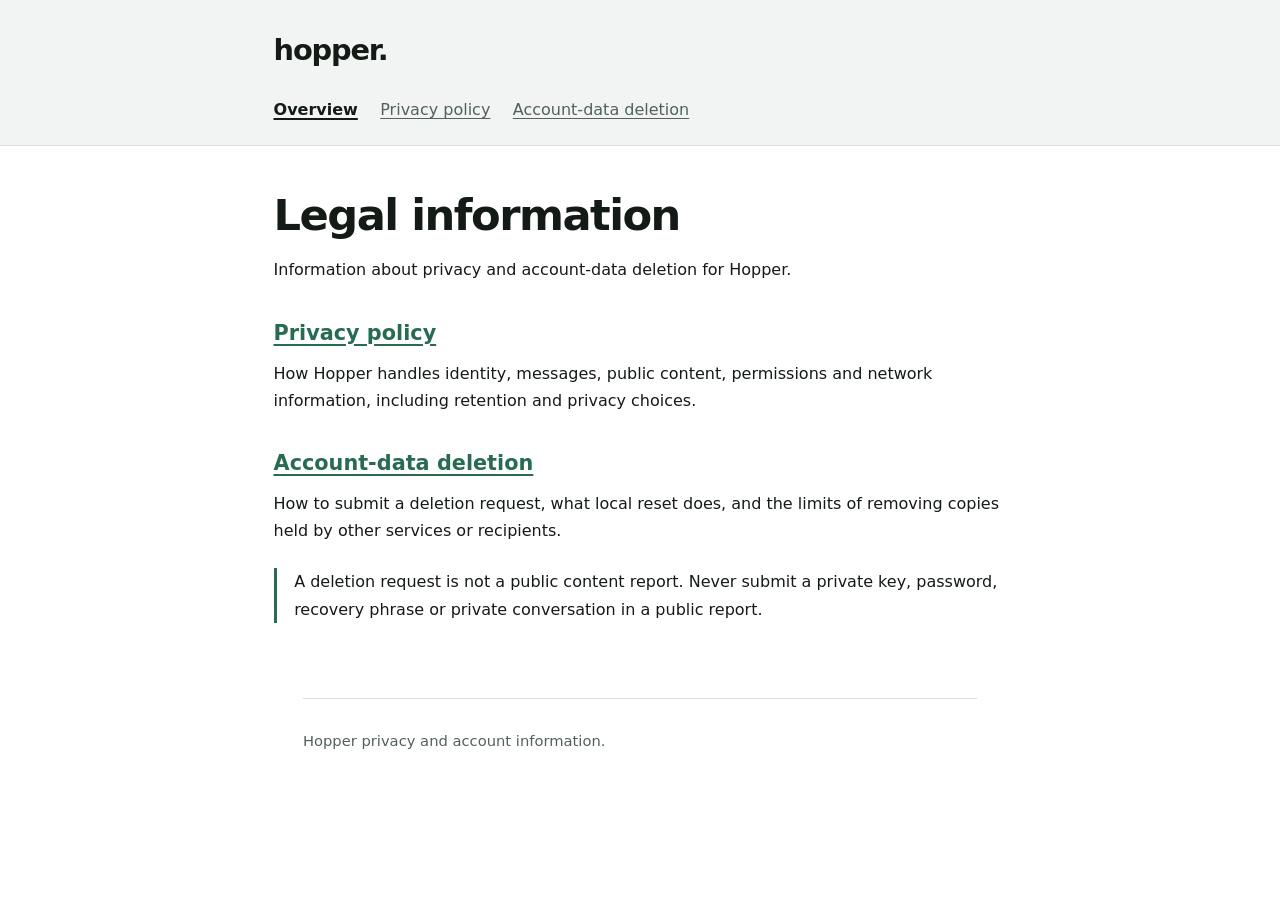
<file: index.html>
<!doctype html>
<html lang="en">
<head>
  <meta charset="utf-8">
  <meta name="viewport" content="width=device-width, initial-scale=1">
  <meta name="description" content="Hopper privacy policy and account-data deletion information.">
  <title>Legal information | Hopper</title>
  <link rel="stylesheet" href="styles.css">
</head>
<body>
  <a class="skip" href="#main">Skip to content</a>
  <header><div class="header-inner">
    <a class="brand" href="index.html" aria-label="Hopper legal information">hopper.</a>
    <nav aria-label="Legal pages">
      <a href="index.html" aria-current="page">Overview</a>
      <a href="privacy.html">Privacy policy</a>
      <a href="deletion.html">Account-data deletion</a>
    </nav>
  </div></header>
  <main id="main">
    <h1>Legal information</h1>
    <p>Information about privacy and account-data deletion for Hopper.</p>
    <h2><a href="privacy.html">Privacy policy</a></h2>
    <p>How Hopper handles identity, messages, public content, permissions and network information, including retention and privacy choices.</p>
    <h2><a href="deletion.html">Account-data deletion</a></h2>
    <p>How to submit a deletion request, what local reset does, and the limits of removing copies held by other services or recipients.</p>
    <p class="notice">A deletion request is not a public content report. Never submit a private key, password, recovery phrase or private conversation in a public report.</p>
  </main>
  <footer><p>Hopper privacy and account information.</p></footer>
</body>
</html>
</file>
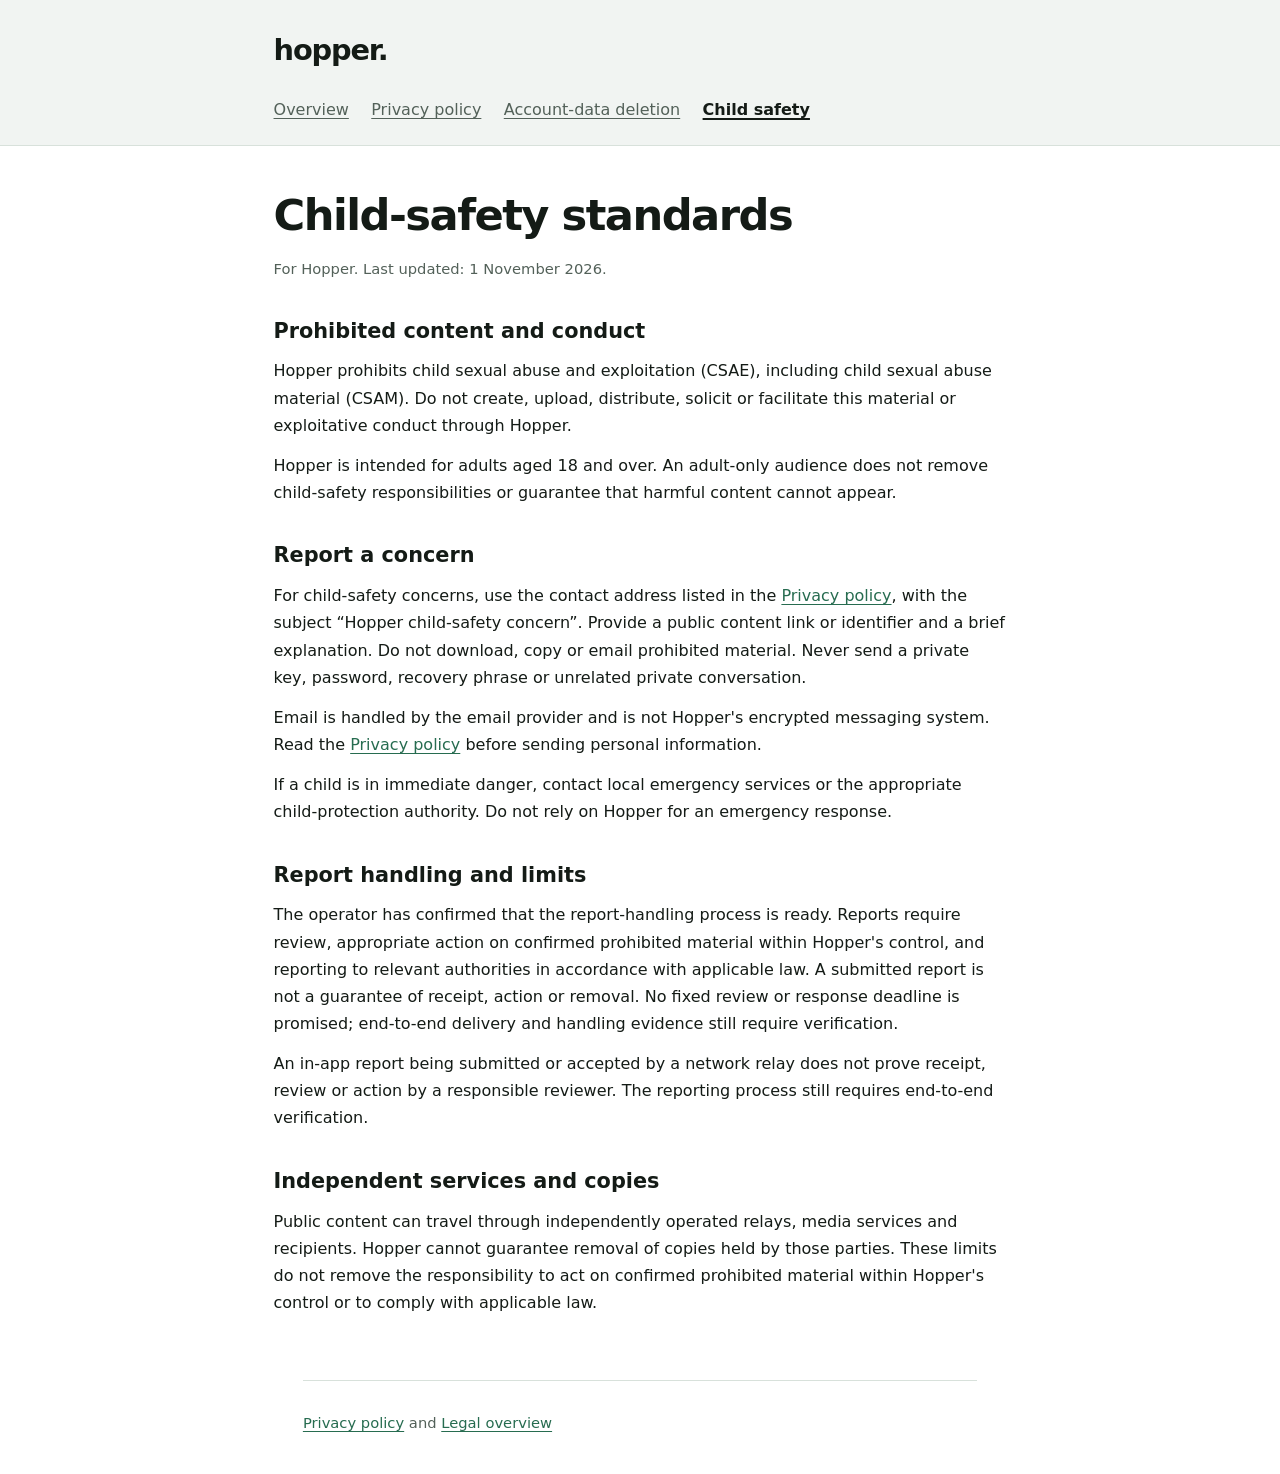
<file: child-safety.html>
<!doctype html>
<html lang="en">
<head>
  <meta charset="utf-8">
  <meta name="viewport" content="width=device-width, initial-scale=1">
  <meta name="description" content="Hopper child-safety standards, reporting contact and current enforcement limits.">
  <title>Child-safety standards | Hopper</title>
  <link rel="stylesheet" href="styles.css">
</head>
<body>
  <a class="skip" href="#main">Skip to content</a>
  <header><div class="header-inner">
    <a class="brand" href="index.html" aria-label="Hopper legal information">hopper.</a>
    <nav aria-label="Legal pages">
      <a href="index.html">Overview</a>
      <a href="privacy.html">Privacy policy</a>
      <a href="deletion.html">Account-data deletion</a>
      <a href="child-safety.html" aria-current="page">Child safety</a>
    </nav>
  </div></header>
  <main id="main">
    <h1>Child-safety standards</h1>
    <p class="updated">For Hopper. Last updated: <time datetime="2026-11-01">1 November 2026</time>.</p>
    <h2>Prohibited content and conduct</h2>
    <p>Hopper prohibits child sexual abuse and exploitation (CSAE), including child sexual abuse material (CSAM). Do not create, upload, distribute, solicit or facilitate this material or exploitative conduct through Hopper.</p>
    <p>Hopper is intended for adults aged 18 and over. An adult-only audience does not remove child-safety responsibilities or guarantee that harmful content cannot appear.</p>
    <h2>Report a concern</h2>
    <p>For child-safety concerns, use the contact address listed in the <a href="privacy.html">Privacy policy</a>, with the subject “Hopper child-safety concern”. Provide a public content link or identifier and a brief explanation. Do not download, copy or email prohibited material. Never send a private key, password, recovery phrase or unrelated private conversation.</p>
    <p>Email is handled by the email provider and is not Hopper's encrypted messaging system. Read the <a href="privacy.html">Privacy policy</a> before sending personal information.</p>
    <p>If a child is in immediate danger, contact local emergency services or the appropriate child-protection authority. Do not rely on Hopper for an emergency response.</p>
    <h2>Report handling and limits</h2>
    <p>The operator has confirmed that the report-handling process is ready. Reports require review, appropriate action on confirmed prohibited material within Hopper's control, and reporting to relevant authorities in accordance with applicable law. A submitted report is not a guarantee of receipt, action or removal. No fixed review or response deadline is promised; end-to-end delivery and handling evidence still require verification.</p>
    <p>An in-app report being submitted or accepted by a network relay does not prove receipt, review or action by a responsible reviewer. The reporting process still requires end-to-end verification.</p>
    <h2>Independent services and copies</h2>
    <p>Public content can travel through independently operated relays, media services and recipients. Hopper cannot guarantee removal of copies held by those parties. These limits do not remove the responsibility to act on confirmed prohibited material within Hopper's control or to comply with applicable law.</p>
  </main>
  <footer><p><a href="privacy.html">Privacy policy</a> and <a href="index.html">Legal overview</a></p></footer>
</body>
</html>
</file>
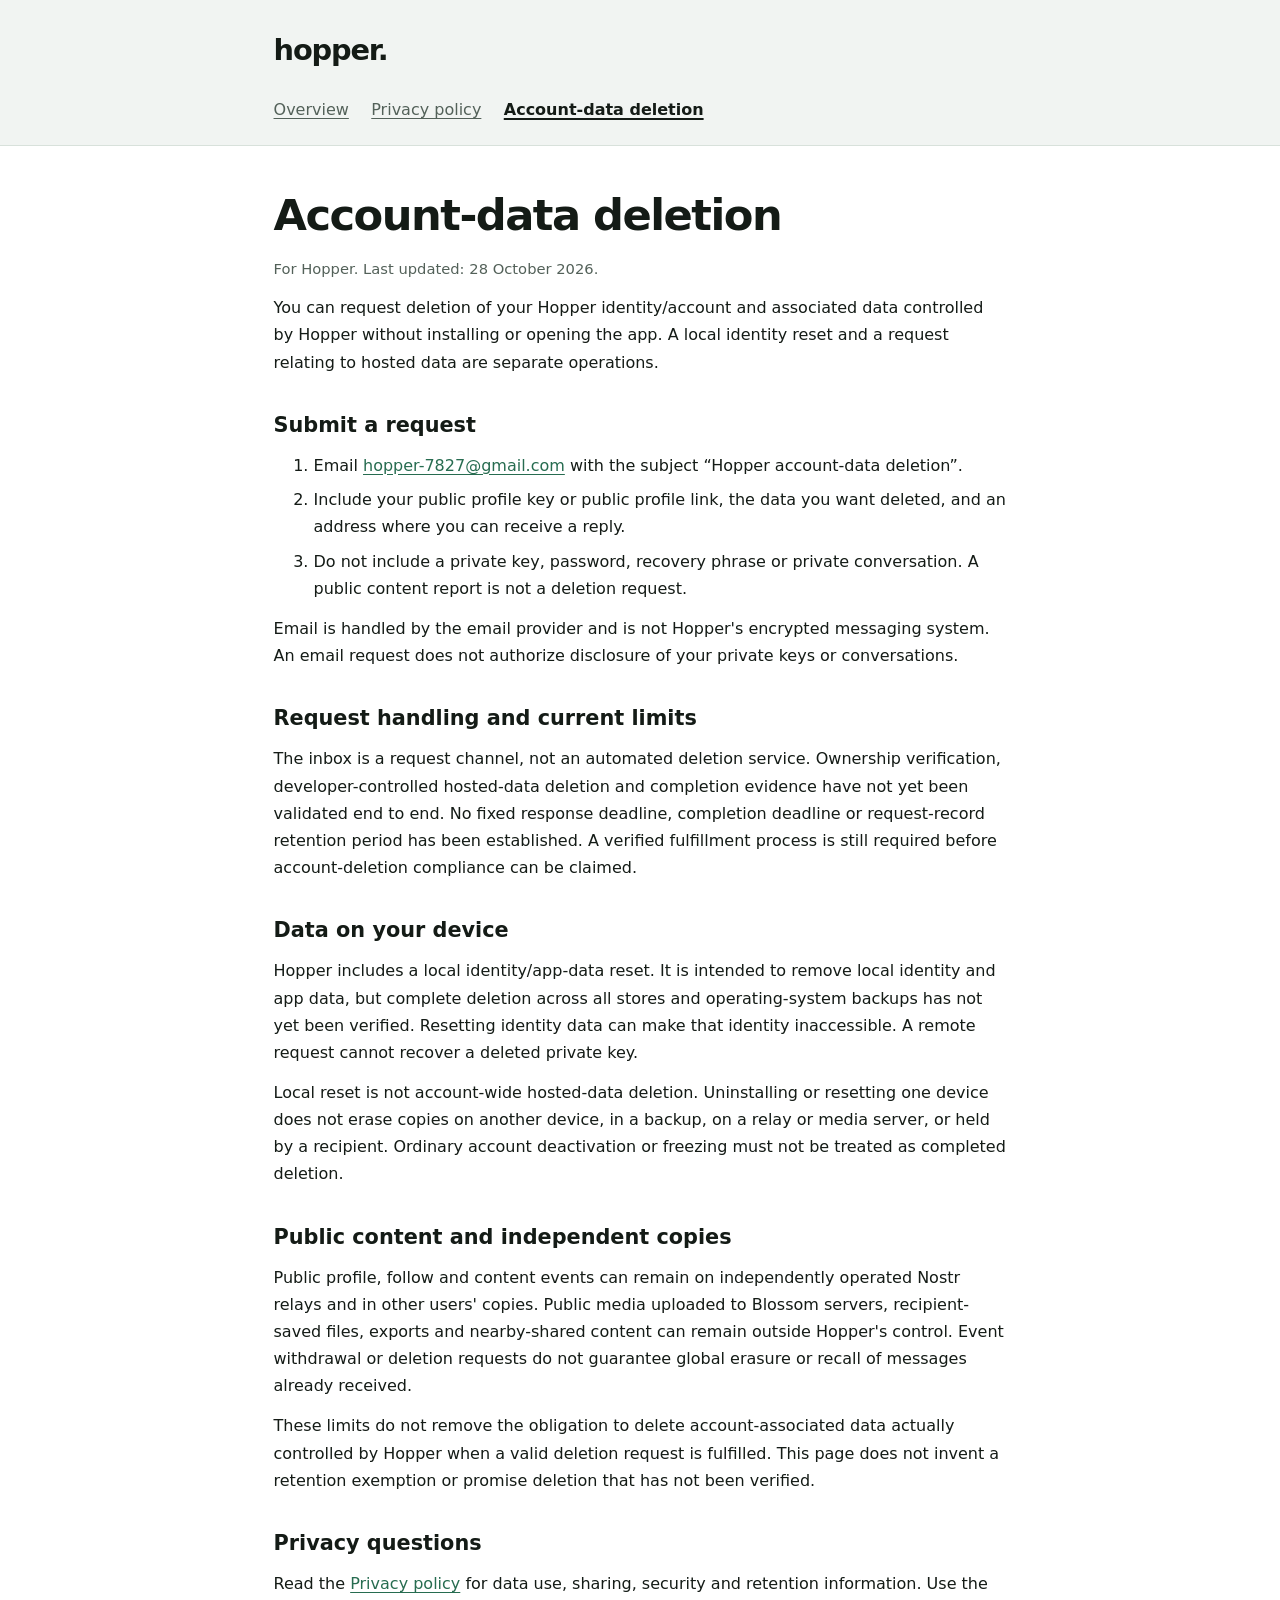
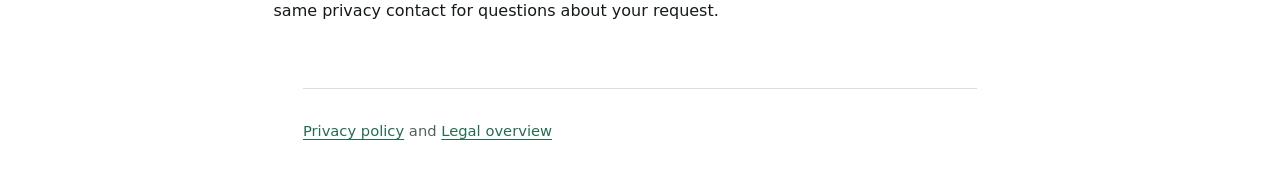
<file: deletion.html>
<!doctype html>
<html lang="en">
<head>
  <meta charset="utf-8">
  <meta name="viewport" content="width=device-width, initial-scale=1">
  <meta name="description" content="How to request deletion of a Hopper identity/account and associated data, with local and independent-copy limits.">
  <title>Account-data deletion | Hopper</title>
  <link rel="stylesheet" href="styles.css">
</head>
<body>
  <a class="skip" href="#main">Skip to content</a>
  <header><div class="header-inner">
    <a class="brand" href="index.html" aria-label="Hopper legal information">hopper.</a>
    <nav aria-label="Legal pages">
      <a href="index.html">Overview</a>
      <a href="privacy.html">Privacy policy</a>
      <a href="deletion.html" aria-current="page">Account-data deletion</a>
    </nav>
  </div></header>
  <main id="main">
    <h1>Account-data deletion</h1>
    <p class="updated">For Hopper. Last updated: <time datetime="2026-10-28">28 October 2026</time>.</p>
    <p>You can request deletion of your Hopper identity/account and associated data controlled by Hopper without installing or opening the app. A local identity reset and a request relating to hosted data are separate operations.</p>
    <h2>Submit a request</h2>
    <ol>
      <li>Email <a href="mailto:hopper-7827@gmail.com?subject=Hopper%20account-data%20deletion">hopper-7827@gmail.com</a> with the subject “Hopper account-data deletion”.</li>
      <li>Include your public profile key or public profile link, the data you want deleted, and an address where you can receive a reply.</li>
      <li>Do not include a private key, password, recovery phrase or private conversation. A public content report is not a deletion request.</li>
    </ol>
    <p>Email is handled by the email provider and is not Hopper's encrypted messaging system. An email request does not authorize disclosure of your private keys or conversations.</p>
    <h2>Request handling and current limits</h2>
    <p>The inbox is a request channel, not an automated deletion service. Ownership verification, developer-controlled hosted-data deletion and completion evidence have not yet been validated end to end. No fixed response deadline, completion deadline or request-record retention period has been established. A verified fulfillment process is still required before account-deletion compliance can be claimed.</p>
    <h2>Data on your device</h2>
    <p>Hopper includes a local identity/app-data reset. It is intended to remove local identity and app data, but complete deletion across all stores and operating-system backups has not yet been verified. Resetting identity data can make that identity inaccessible. A remote request cannot recover a deleted private key.</p>
    <p>Local reset is not account-wide hosted-data deletion. Uninstalling or resetting one device does not erase copies on another device, in a backup, on a relay or media server, or held by a recipient. Ordinary account deactivation or freezing must not be treated as completed deletion.</p>
    <h2>Public content and independent copies</h2>
    <p>Public profile, follow and content events can remain on independently operated Nostr relays and in other users' copies. Public media uploaded to Blossom servers, recipient-saved files, exports and nearby-shared content can remain outside Hopper's control. Event withdrawal or deletion requests do not guarantee global erasure or recall of messages already received.</p>
    <p>These limits do not remove the obligation to delete account-associated data actually controlled by Hopper when a valid deletion request is fulfilled. This page does not invent a retention exemption or promise deletion that has not been verified.</p>
    <h2>Privacy questions</h2>
    <p>Read the <a href="privacy.html">Privacy policy</a> for data use, sharing, security and retention information. Use the same privacy contact for questions about your request.</p>
  </main>
  <footer><p><a href="privacy.html">Privacy policy</a> and <a href="index.html">Legal overview</a></p></footer>
</body>
</html>
</file>
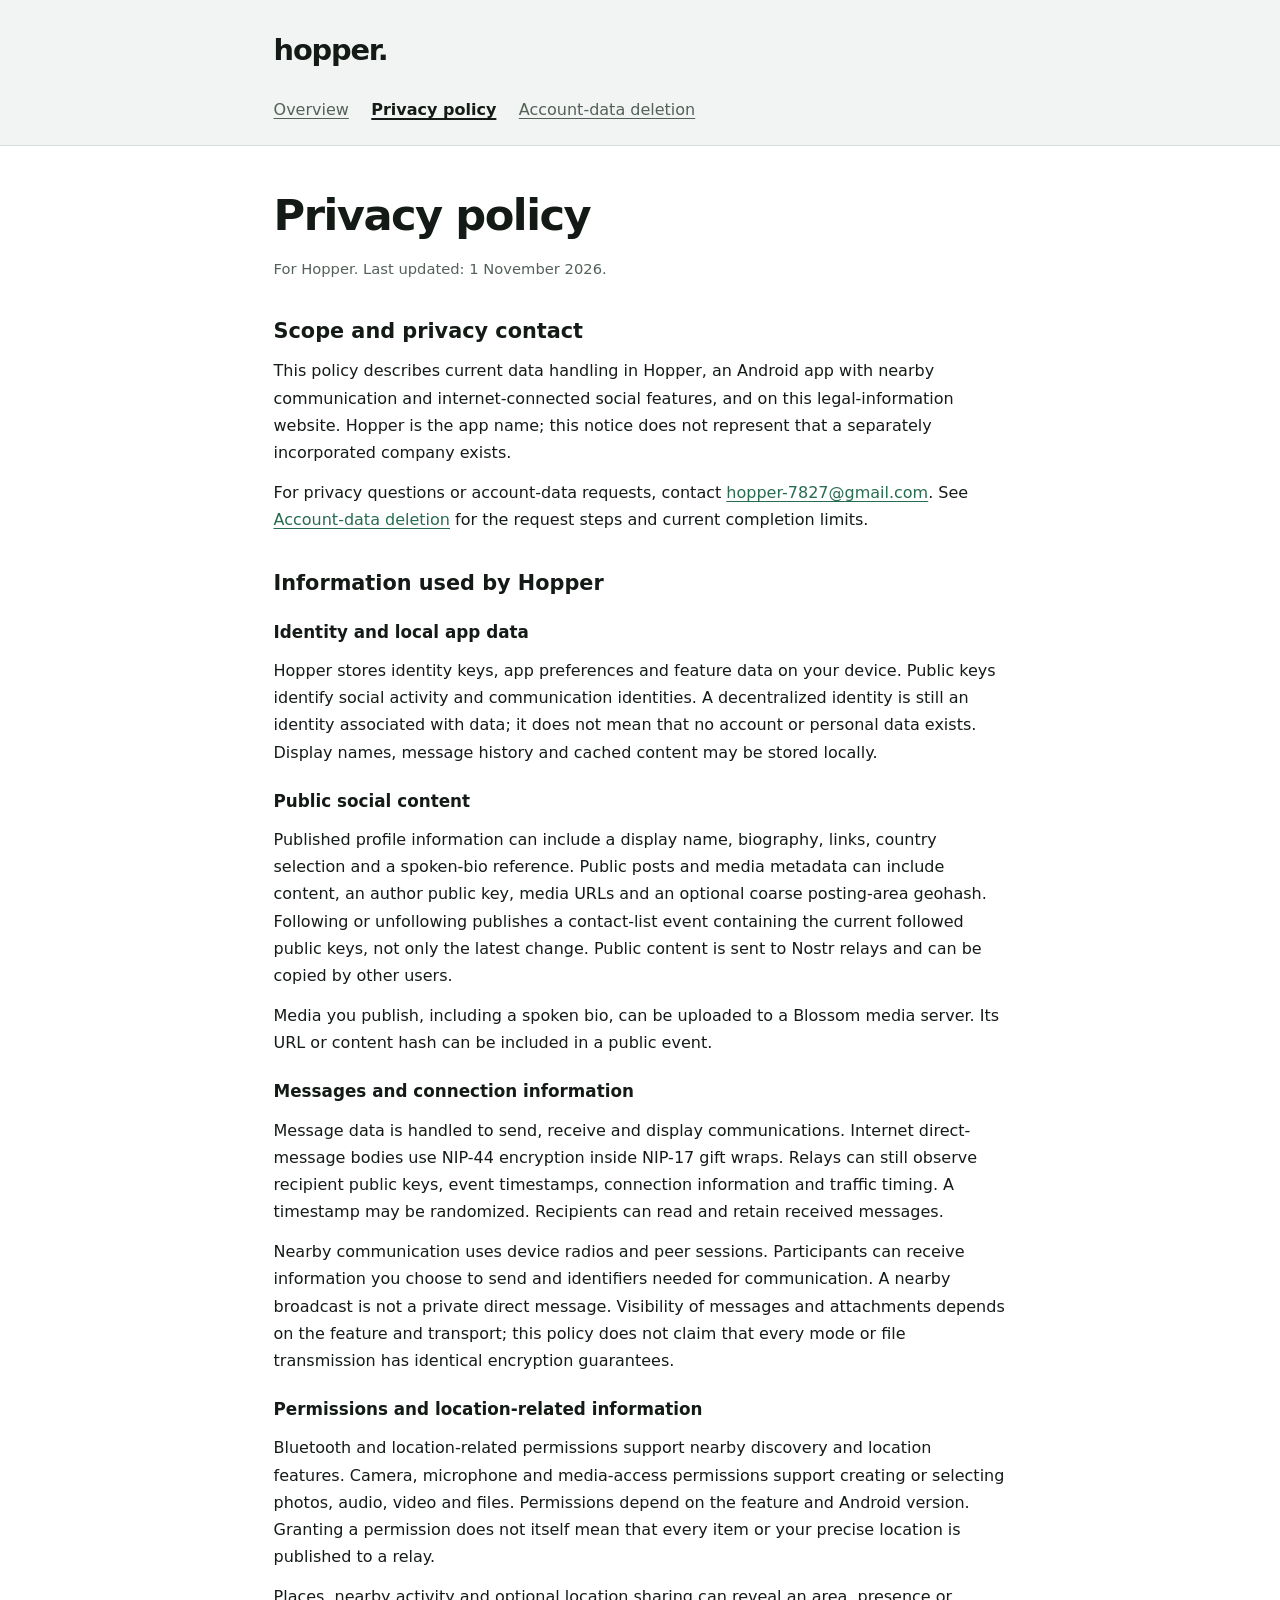
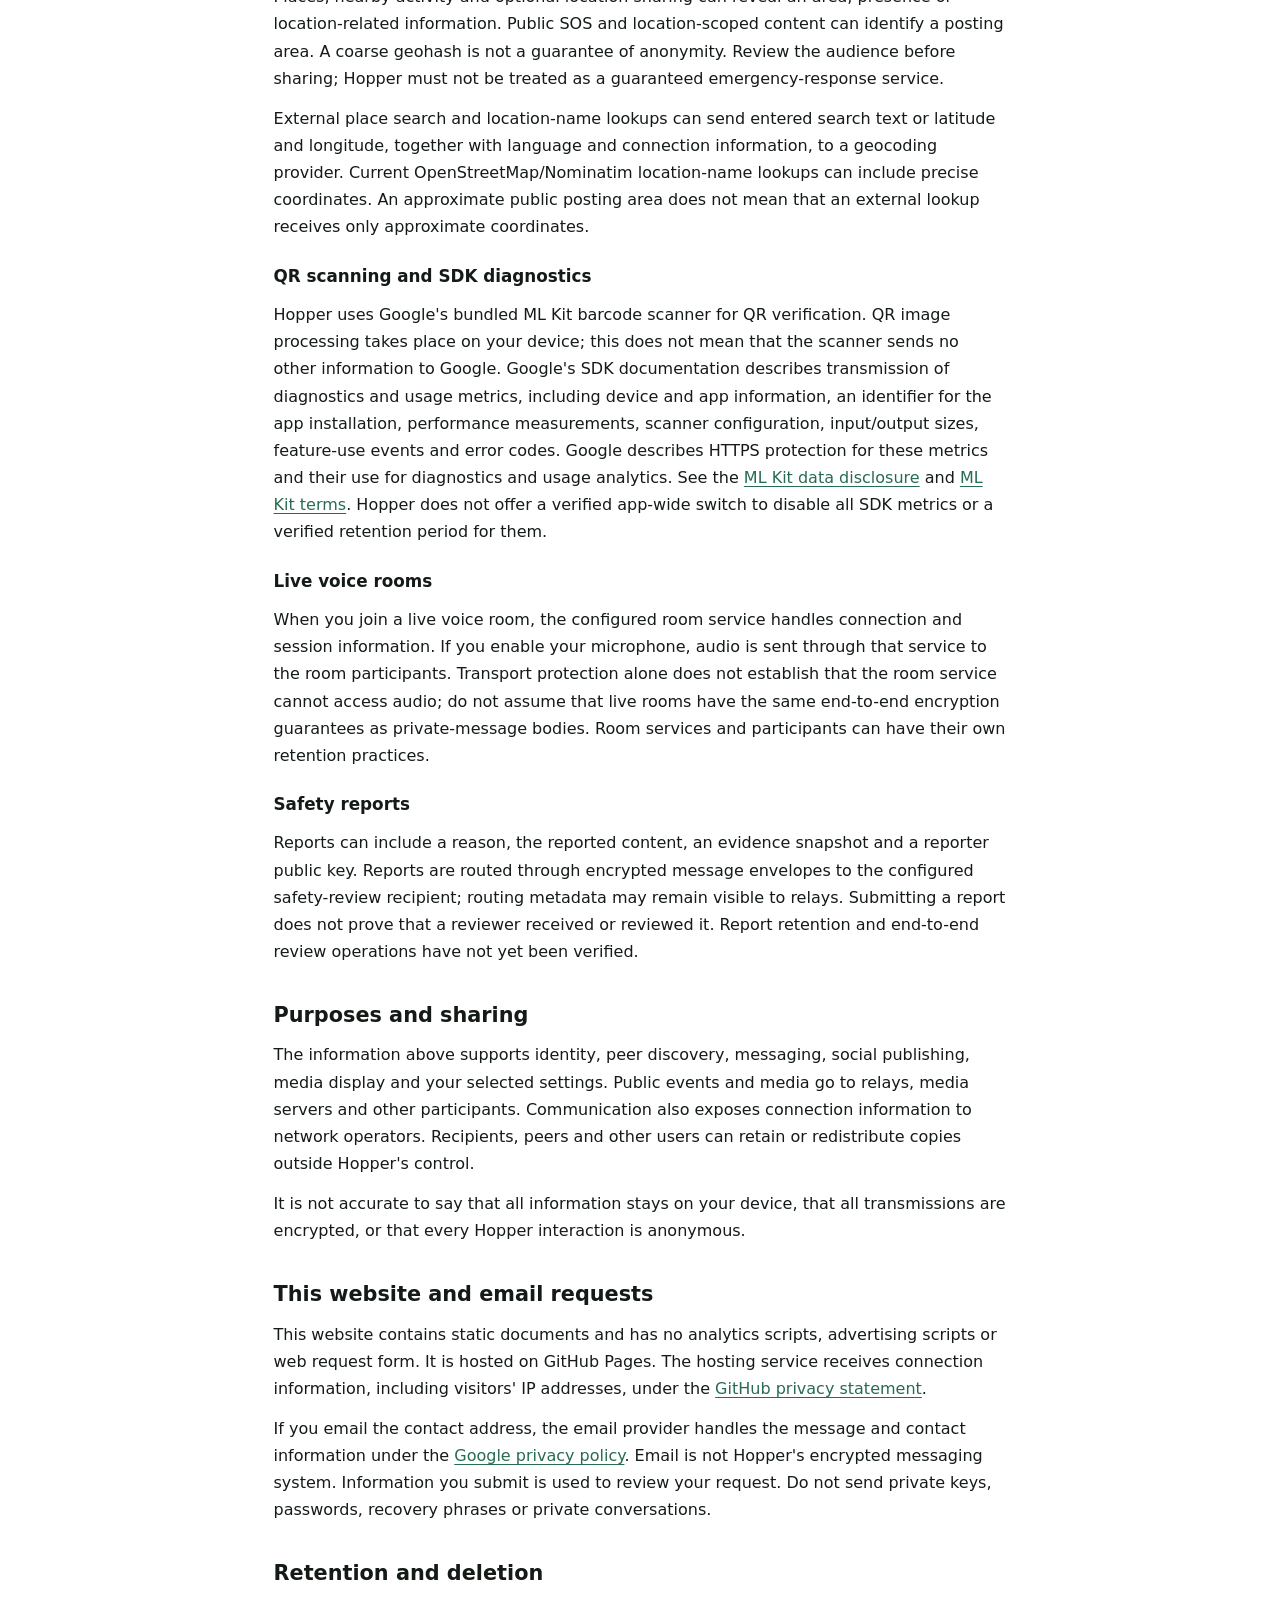
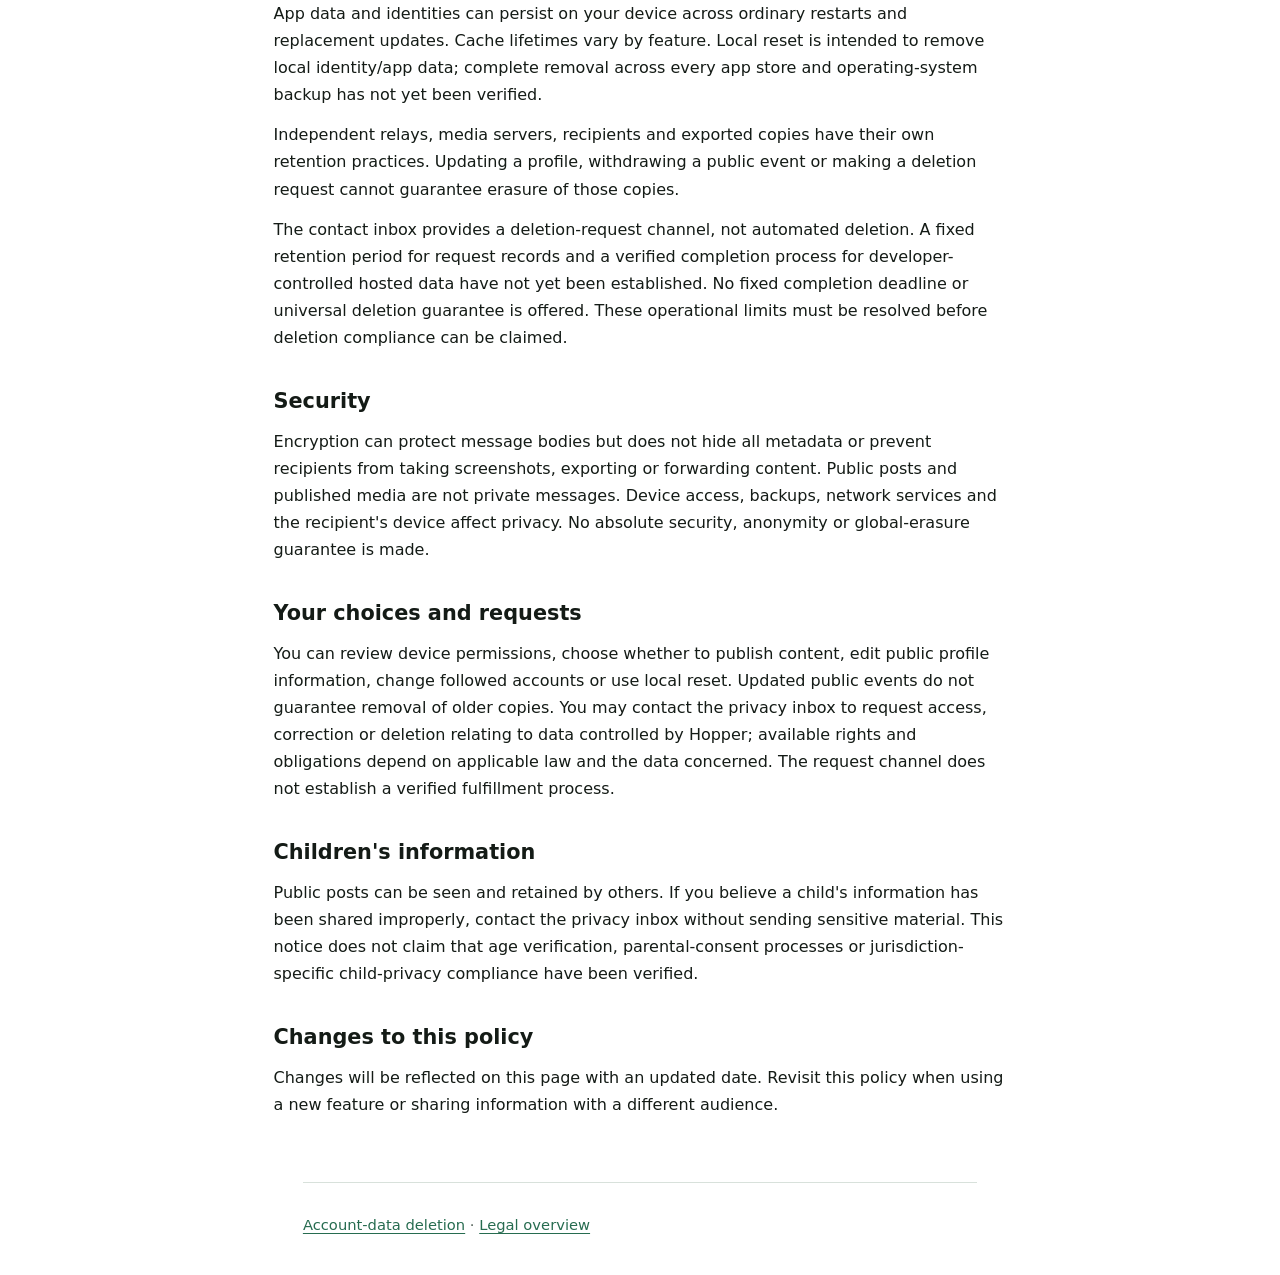
<file: privacy.html>
<!doctype html>
<html lang="en">
<head>
  <meta charset="utf-8">
  <meta name="viewport" content="width=device-width, initial-scale=1">
  <meta name="description" content="Privacy policy for Hopper, including data use, sharing, retention, security and account-data requests.">
  <title>Privacy policy | Hopper</title>
  <link rel="stylesheet" href="styles.css">
</head>
<body>
  <a class="skip" href="#main">Skip to content</a>
  <header><div class="header-inner">
    <a class="brand" href="index.html" aria-label="Hopper legal information">hopper.</a>
    <nav aria-label="Legal pages">
      <a href="index.html">Overview</a>
      <a href="privacy.html" aria-current="page">Privacy policy</a>
      <a href="deletion.html">Account-data deletion</a>
    </nav>
  </div></header>
  <main id="main">
    <h1>Privacy policy</h1>
    <p class="updated">For Hopper. Last updated: <time datetime="2026-11-01">1 November 2026</time>.</p>
    <h2>Scope and privacy contact</h2>
    <p>This policy describes current data handling in Hopper, an Android app with nearby communication and internet-connected social features, and on this legal-information website. Hopper is the app name; this notice does not represent that a separately incorporated company exists.</p>
    <p>For privacy questions or account-data requests, contact <a href="mailto:hopper-7827@gmail.com">hopper-7827@gmail.com</a>. See <a href="deletion.html">Account-data deletion</a> for the request steps and current completion limits.</p>
    <h2>Information used by Hopper</h2>
    <h3>Identity and local app data</h3>
    <p>Hopper stores identity keys, app preferences and feature data on your device. Public keys identify social activity and communication identities. A decentralized identity is still an identity associated with data; it does not mean that no account or personal data exists. Display names, message history and cached content may be stored locally.</p>
    <h3>Public social content</h3>
    <p>Published profile information can include a display name, biography, links, country selection and a spoken-bio reference. Public posts and media metadata can include content, an author public key, media URLs and an optional coarse posting-area geohash. Following or unfollowing publishes a contact-list event containing the current followed public keys, not only the latest change. Public content is sent to Nostr relays and can be copied by other users.</p>
    <p>Media you publish, including a spoken bio, can be uploaded to a Blossom media server. Its URL or content hash can be included in a public event.</p>
    <h3>Messages and connection information</h3>
    <p>Message data is handled to send, receive and display communications. Internet direct-message bodies use NIP-44 encryption inside NIP-17 gift wraps. Relays can still observe recipient public keys, event timestamps, connection information and traffic timing. A timestamp may be randomized. Recipients can read and retain received messages.</p>
    <p>Nearby communication uses device radios and peer sessions. Participants can receive information you choose to send and identifiers needed for communication. A nearby broadcast is not a private direct message. Visibility of messages and attachments depends on the feature and transport; this policy does not claim that every mode or file transmission has identical encryption guarantees.</p>
    <h3>Permissions and location-related information</h3>
    <p>Bluetooth and location-related permissions support nearby discovery and location features. Camera, microphone and media-access permissions support creating or selecting photos, audio, video and files. Permissions depend on the feature and Android version. Granting a permission does not itself mean that every item or your precise location is published to a relay.</p>
    <p>Places, nearby activity and optional location sharing can reveal an area, presence or location-related information. Public SOS and location-scoped content can identify a posting area. A coarse geohash is not a guarantee of anonymity. Review the audience before sharing; Hopper must not be treated as a guaranteed emergency-response service.</p>
    <p>External place search and location-name lookups can send entered search text or latitude and longitude, together with language and connection information, to a geocoding provider. Current OpenStreetMap/Nominatim location-name lookups can include precise coordinates. An approximate public posting area does not mean that an external lookup receives only approximate coordinates.</p>
    <h3>QR scanning and SDK diagnostics</h3>
    <p>Hopper uses Google's bundled ML Kit barcode scanner for QR verification. QR image processing takes place on your device; this does not mean that the scanner sends no other information to Google. Google's SDK documentation describes transmission of diagnostics and usage metrics, including device and app information, an identifier for the app installation, performance measurements, scanner configuration, input/output sizes, feature-use events and error codes. Google describes HTTPS protection for these metrics and their use for diagnostics and usage analytics. See the <a href="https://developers.google.com/ml-kit/android-data-disclosure">ML Kit data disclosure</a> and <a href="https://developers.google.com/ml-kit/terms">ML Kit terms</a>. Hopper does not offer a verified app-wide switch to disable all SDK metrics or a verified retention period for them.</p>
    <h3>Live voice rooms</h3>
    <p>When you join a live voice room, the configured room service handles connection and session information. If you enable your microphone, audio is sent through that service to the room participants. Transport protection alone does not establish that the room service cannot access audio; do not assume that live rooms have the same end-to-end encryption guarantees as private-message bodies. Room services and participants can have their own retention practices.</p>
    <h3>Safety reports</h3>
    <p>Reports can include a reason, the reported content, an evidence snapshot and a reporter public key. Reports are routed through encrypted message envelopes to the configured safety-review recipient; routing metadata may remain visible to relays. Submitting a report does not prove that a reviewer received or reviewed it. Report retention and end-to-end review operations have not yet been verified.</p>
    <h2>Purposes and sharing</h2>
    <p>The information above supports identity, peer discovery, messaging, social publishing, media display and your selected settings. Public events and media go to relays, media servers and other participants. Communication also exposes connection information to network operators. Recipients, peers and other users can retain or redistribute copies outside Hopper's control.</p>
    <p>It is not accurate to say that all information stays on your device, that all transmissions are encrypted, or that every Hopper interaction is anonymous.</p>
    <h2>This website and email requests</h2>
    <p>This website contains static documents and has no analytics scripts, advertising scripts or web request form. It is hosted on GitHub Pages. The hosting service receives connection information, including visitors' IP addresses, under the <a href="https://docs.github.com/en/site-policy/privacy-policies/github-general-privacy-statement">GitHub privacy statement</a>.</p>
    <p>If you email the contact address, the email provider handles the message and contact information under the <a href="https://policies.google.com/privacy">Google privacy policy</a>. Email is not Hopper's encrypted messaging system. Information you submit is used to review your request. Do not send private keys, passwords, recovery phrases or private conversations.</p>
    <h2>Retention and deletion</h2>
    <p>App data and identities can persist on your device across ordinary restarts and replacement updates. Cache lifetimes vary by feature. Local reset is intended to remove local identity/app data; complete removal across every app store and operating-system backup has not yet been verified.</p>
    <p>Independent relays, media servers, recipients and exported copies have their own retention practices. Updating a profile, withdrawing a public event or making a deletion request cannot guarantee erasure of those copies.</p>
    <p>The contact inbox provides a deletion-request channel, not automated deletion. A fixed retention period for request records and a verified completion process for developer-controlled hosted data have not yet been established. No fixed completion deadline or universal deletion guarantee is offered. These operational limits must be resolved before deletion compliance can be claimed.</p>
    <h2>Security</h2>
    <p>Encryption can protect message bodies but does not hide all metadata or prevent recipients from taking screenshots, exporting or forwarding content. Public posts and published media are not private messages. Device access, backups, network services and the recipient's device affect privacy. No absolute security, anonymity or global-erasure guarantee is made.</p>
    <h2>Your choices and requests</h2>
    <p>You can review device permissions, choose whether to publish content, edit public profile information, change followed accounts or use local reset. Updated public events do not guarantee removal of older copies. You may contact the privacy inbox to request access, correction or deletion relating to data controlled by Hopper; available rights and obligations depend on applicable law and the data concerned. The request channel does not establish a verified fulfillment process.</p>
    <h2>Children's information</h2>
    <p>Public posts can be seen and retained by others. If you believe a child's information has been shared improperly, contact the privacy inbox without sending sensitive material. This notice does not claim that age verification, parental-consent processes or jurisdiction-specific child-privacy compliance have been verified.</p>
    <h2>Changes to this policy</h2>
    <p>Changes will be reflected on this page with an updated date. Revisit this policy when using a new feature or sharing information with a different audience.</p>
  </main>
  <footer><p><a href="deletion.html">Account-data deletion</a> · <a href="index.html">Legal overview</a></p></footer>
</body>
</html>
</file>
<file: styles.css>
:root {
  color-scheme: light;
  --paper: #f1f4f2;
  --ink: #141b16;
  --muted: #536159;
  --accent: #276c50;
  --rule: #d8e1db;
}
* { box-sizing: border-box; }
body {
  margin: 0;
  background: #fff;
  color: var(--ink);
  font: 1rem/1.7 system-ui, -apple-system, BlinkMacSystemFont, "Segoe UI", sans-serif;
}
a { color: var(--accent); text-underline-offset: .18em; }
a:hover { text-decoration-thickness: 2px; }
a:focus-visible { outline: 3px solid var(--accent); outline-offset: 4px; border-radius: 2px; }
.skip { position: absolute; top: -100px; left: 1rem; background: #fff; padding: .75rem; }
.skip:focus { top: 1rem; z-index: 1; }
header { background: var(--paper); border-bottom: 1px solid var(--rule); }
.header-inner, main, footer { width: min(100% - 3rem, 72ch); margin-inline: auto; }
.header-inner { padding-block: 1.6rem 1rem; }
.brand { color: var(--ink); font-size: 1.8rem; font-weight: 750; letter-spacing: -.04em; text-decoration: none; }
nav { display: flex; flex-wrap: wrap; gap: .4rem 1.4rem; margin-top: 1rem; }
nav a { padding: .35rem 0; color: var(--muted); }
nav a[aria-current="page"] { color: var(--ink); text-decoration-thickness: 2px; font-weight: 650; }
main { padding-block: 2.8rem 3.2rem; }
h1 { font-size: clamp(2rem, 6vw, 2.7rem); line-height: 1.15; letter-spacing: -.035em; margin: 0 0 1rem; }
h2 { font-size: 1.3rem; line-height: 1.35; margin: 2.2rem 0 .65rem; }
h3 { font-size: 1.05rem; line-height: 1.4; margin: 1.5rem 0 .5rem; }
p, ul, ol { margin: .8rem 0; }
li { margin-block: .45rem; }
.updated, footer { color: var(--muted); font-size: .92rem; }
.notice { border-left: 3px solid var(--accent); padding-left: 1.1rem; margin-block: 1.5rem; }
footer { border-top: 1px solid var(--rule); padding-block: 1.4rem 2rem; }
footer p { margin: .4rem 0; }
@media (max-width: 420px) {
  .header-inner, main, footer { width: calc(100% - 2rem); }
  main { padding-block: 2rem; }
}
@media print {
  header, footer, .skip { display: none; }
  main { width: 100%; padding: 0; }
  a { color: inherit; }
  h2, h3 { break-after: avoid; }
}
</file>
